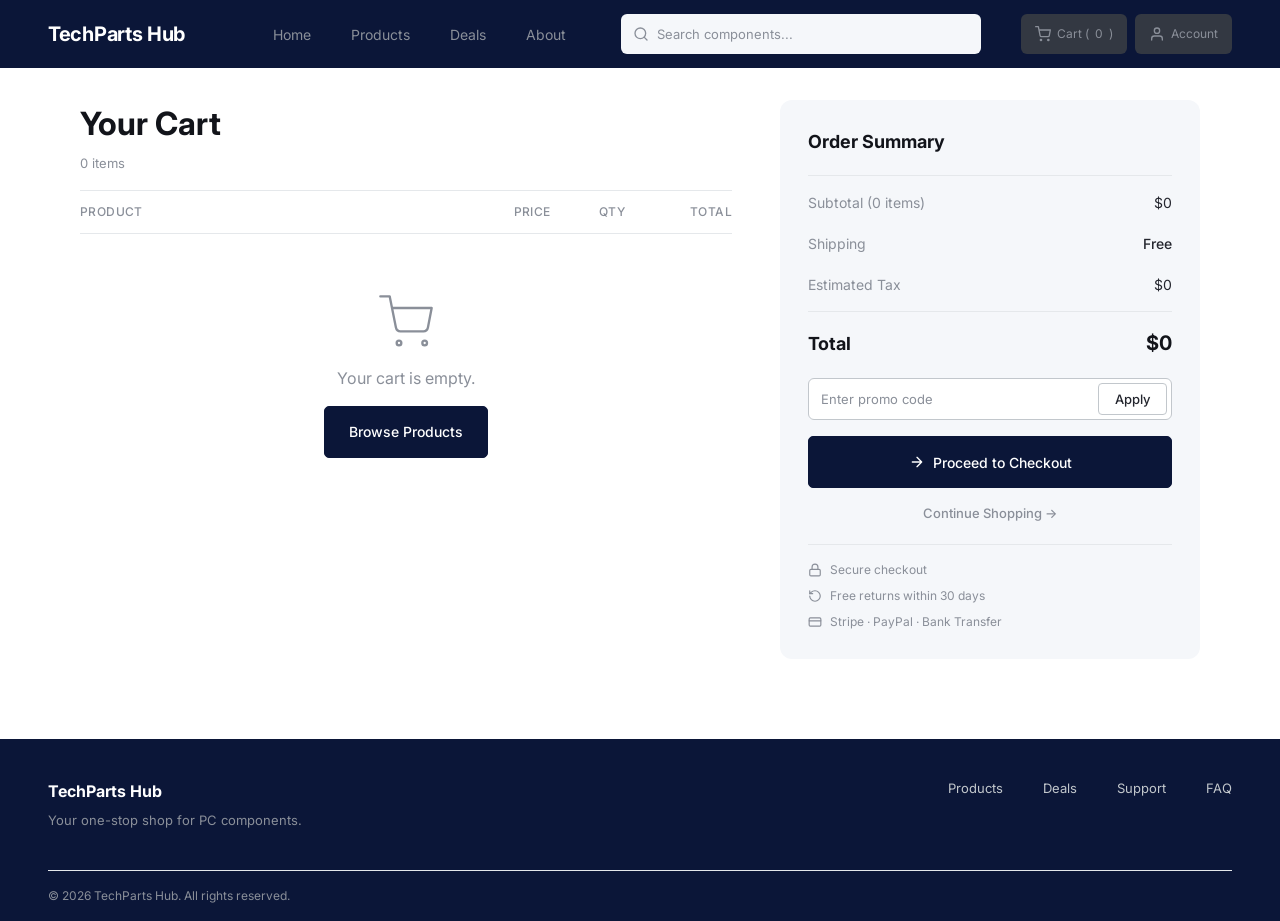
<file: cart.html>
<!DOCTYPE html>
<html lang="en">
<head>
  <meta charset="UTF-8" />
  <meta name="viewport" content="width=device-width, initial-scale=1.0" />
  <title>Your Cart — TechParts Hub</title>
  <link rel="preconnect" href="https://fonts.googleapis.com" />
  <link rel="preconnect" href="https://fonts.gstatic.com" crossorigin />
  <link href="https://fonts.googleapis.com/css2?family=Inter:wght@300;400;500;600;700&display=swap" rel="stylesheet" />
  <link rel="stylesheet" href="cart.css" />
</head>
<body>

  <!-- ===== NAVIGATION ===== -->
  <nav class="nav">
    <div class="nav__inner">
      <a href="index.html" class="nav__logo">TechParts Hub</a>

      <ul class="nav__links" id="nav-links">
        <li><a href="index.html" class="nav__link">Home</a></li>
        <li><a href="products.html" class="nav__link">Products</a></li>
        <li><a href="index.html#deals" class="nav__link">Deals</a></li>
        <li><a href="about.html" class="nav__link">About</a></li>
      </ul>

      <div class="nav__search">
        <svg class="nav__search-icon" width="16" height="16" viewBox="0 0 24 24" fill="none" stroke="currentColor" stroke-width="2" stroke-linecap="round" stroke-linejoin="round" aria-hidden="true">
          <circle cx="11" cy="11" r="8"/><path d="m21 21-4.35-4.35"/>
        </svg>
        <input type="search" class="nav__search-input" placeholder="Search components..." aria-label="Search components" />
      </div>

      <div class="nav__actions">
        <a href="cart.html" class="nav__btn nav__btn--cart" aria-label="Shopping cart">
          <svg width="16" height="16" viewBox="0 0 24 24" fill="none" stroke="currentColor" stroke-width="2" stroke-linecap="round" stroke-linejoin="round" aria-hidden="true">
            <circle cx="9" cy="21" r="1"/><circle cx="20" cy="21" r="1"/>
            <path d="M1 1h4l2.68 13.39a2 2 0 0 0 2 1.61h9.72a2 2 0 0 0 2-1.61L23 6H6"/>
          </svg>
          Cart (<span id="cart-count">0</span>)
        </a>
        <a href="#" class="nav__btn nav__btn--user" aria-label="Account">
          <svg width="16" height="16" viewBox="0 0 24 24" fill="none" stroke="currentColor" stroke-width="2" stroke-linecap="round" stroke-linejoin="round" aria-hidden="true">
            <path d="M20 21v-2a4 4 0 0 0-4-4H8a4 4 0 0 0-4 4v2"/>
            <circle cx="12" cy="7" r="4"/>
          </svg>
          Account
        </a>
      </div>

      <button class="nav__hamburger" id="nav-hamburger" aria-label="Toggle navigation" aria-expanded="false">
        <span></span><span></span><span></span>
      </button>
    </div>
  </nav>

  <main class="page-main">

    <div class="cart-layout">

      <!-- ===== CART ITEMS ===== -->
      <div class="cart-items-col">
        <h1 class="cart-title">Your Cart</h1>
        <p class="cart-subtitle" id="cart-item-count">0 items</p>

        <hr class="cart-divider" />

        <!-- Cart Table Header -->
        <div class="cart-table-header" aria-hidden="true">
          <span class="cart-col--product">Product</span>
          <span class="cart-col--price">Price</span>
          <span class="cart-col--qty">Qty</span>
          <span class="cart-col--total">Total</span>
        </div>

        <hr class="cart-divider" />

        <!-- Cart Items List (populated by js/main.js from Cart module) -->
        <ul class="cart-list" id="cart-list" aria-label="Cart items"></ul>

        <!-- Empty cart state -->
        <div class="cart-empty" id="cart-empty" style="display:none;" aria-live="polite">
          <svg width="56" height="56" viewBox="0 0 24 24" fill="none" stroke="currentColor" stroke-width="1" stroke-linecap="round" stroke-linejoin="round" aria-hidden="true">
            <circle cx="9" cy="21" r="1"/><circle cx="20" cy="21" r="1"/>
            <path d="M1 1h4l2.68 13.39a2 2 0 0 0 2 1.61h9.72a2 2 0 0 0 2-1.61L23 6H6"/>
          </svg>
          <p>Your cart is empty.</p>
          <a href="products.html" class="btn btn--primary">Browse Products</a>
        </div>

      </div><!-- /.cart-items-col -->

      <!-- ===== ORDER SUMMARY ===== -->
      <aside class="order-summary" aria-label="Order summary">
        <h2 class="order-summary__title">Order Summary</h2>
        <hr class="order-summary__divider" />

        <dl class="order-summary__rows">
          <div class="order-summary__row">
            <dt>Subtotal (<span id="summary-count">0</span> items)</dt>
            <dd id="summary-subtotal">$0</dd>
          </div>
          <div class="order-summary__row">
            <dt>Shipping</dt>
            <dd class="order-summary__free">Free</dd>
          </div>
          <div class="order-summary__row">
            <dt>Estimated Tax</dt>
            <dd id="summary-tax">$0</dd>
          </div>
        </dl>

        <hr class="order-summary__divider" />

        <div class="order-summary__total-row">
          <span class="order-summary__total-label">Total</span>
          <span class="order-summary__total-value" id="summary-total">$0</span>
        </div>

        <!-- Promo code -->
        <div class="promo">
          <label for="promo-code" class="sr-only">Promo code</label>
          <div class="promo__inner">
            <input type="text" id="promo-code" class="promo__input" placeholder="Enter promo code" />
            <button class="promo__btn btn btn--outline" id="apply-promo">Apply</button>
          </div>
        </div>

        <button class="btn btn--primary btn--checkout">
          <svg width="16" height="16" viewBox="0 0 24 24" fill="none" stroke="currentColor" stroke-width="2" stroke-linecap="round" stroke-linejoin="round" aria-hidden="true">
            <path d="M5 12h14M12 5l7 7-7 7"/>
          </svg>
          Proceed to Checkout
        </button>

        <a href="products.html" class="order-summary__continue">Continue Shopping &rarr;</a>

        <hr class="order-summary__divider" />

        <ul class="order-summary__trust">
          <li>
            <svg width="14" height="14" viewBox="0 0 24 24" fill="none" stroke="currentColor" stroke-width="2" stroke-linecap="round" stroke-linejoin="round" aria-hidden="true">
              <rect x="3" y="11" width="18" height="11" rx="2"/><path d="M7 11V7a5 5 0 0 1 10 0v4"/>
            </svg>
            Secure checkout
          </li>
          <li>
            <svg width="14" height="14" viewBox="0 0 24 24" fill="none" stroke="currentColor" stroke-width="2" stroke-linecap="round" stroke-linejoin="round" aria-hidden="true">
              <path d="M3 12a9 9 0 1 0 9-9 9.75 9.75 0 0 0-6.74 2.74L3 8"/><path d="M3 3v5h5"/>
            </svg>
            Free returns within 30 days
          </li>
          <li>
            <svg width="14" height="14" viewBox="0 0 24 24" fill="none" stroke="currentColor" stroke-width="2" stroke-linecap="round" stroke-linejoin="round" aria-hidden="true">
              <rect x="2" y="5" width="20" height="14" rx="2"/><path d="M2 10h20"/>
            </svg>
            Stripe &middot; PayPal &middot; Bank Transfer
          </li>
        </ul>
      </aside>

    </div><!-- /.cart-layout -->

  </main>

  <!-- ===== FOOTER ===== -->
  <footer class="footer">
    <div class="footer__inner">
      <div class="footer__brand">
        <p class="footer__logo">TechParts Hub</p>
        <p class="footer__tagline">Your one-stop shop for PC components.</p>
      </div>
      <nav class="footer__nav" aria-label="Footer navigation">
        <a href="products.html" class="footer__link">Products</a>
        <a href="index.html#deals" class="footer__link">Deals</a>
        <a href="#" class="footer__link">Support</a>
        <a href="#" class="footer__link">FAQ</a>
      </nav>
    </div>
    <hr class="footer__divider" />
    <p class="footer__copy">&copy; 2026 TechParts Hub. All rights reserved.</p>
  </footer>

  <script src="js/main.js"></script>
</body>
</html>
</file>
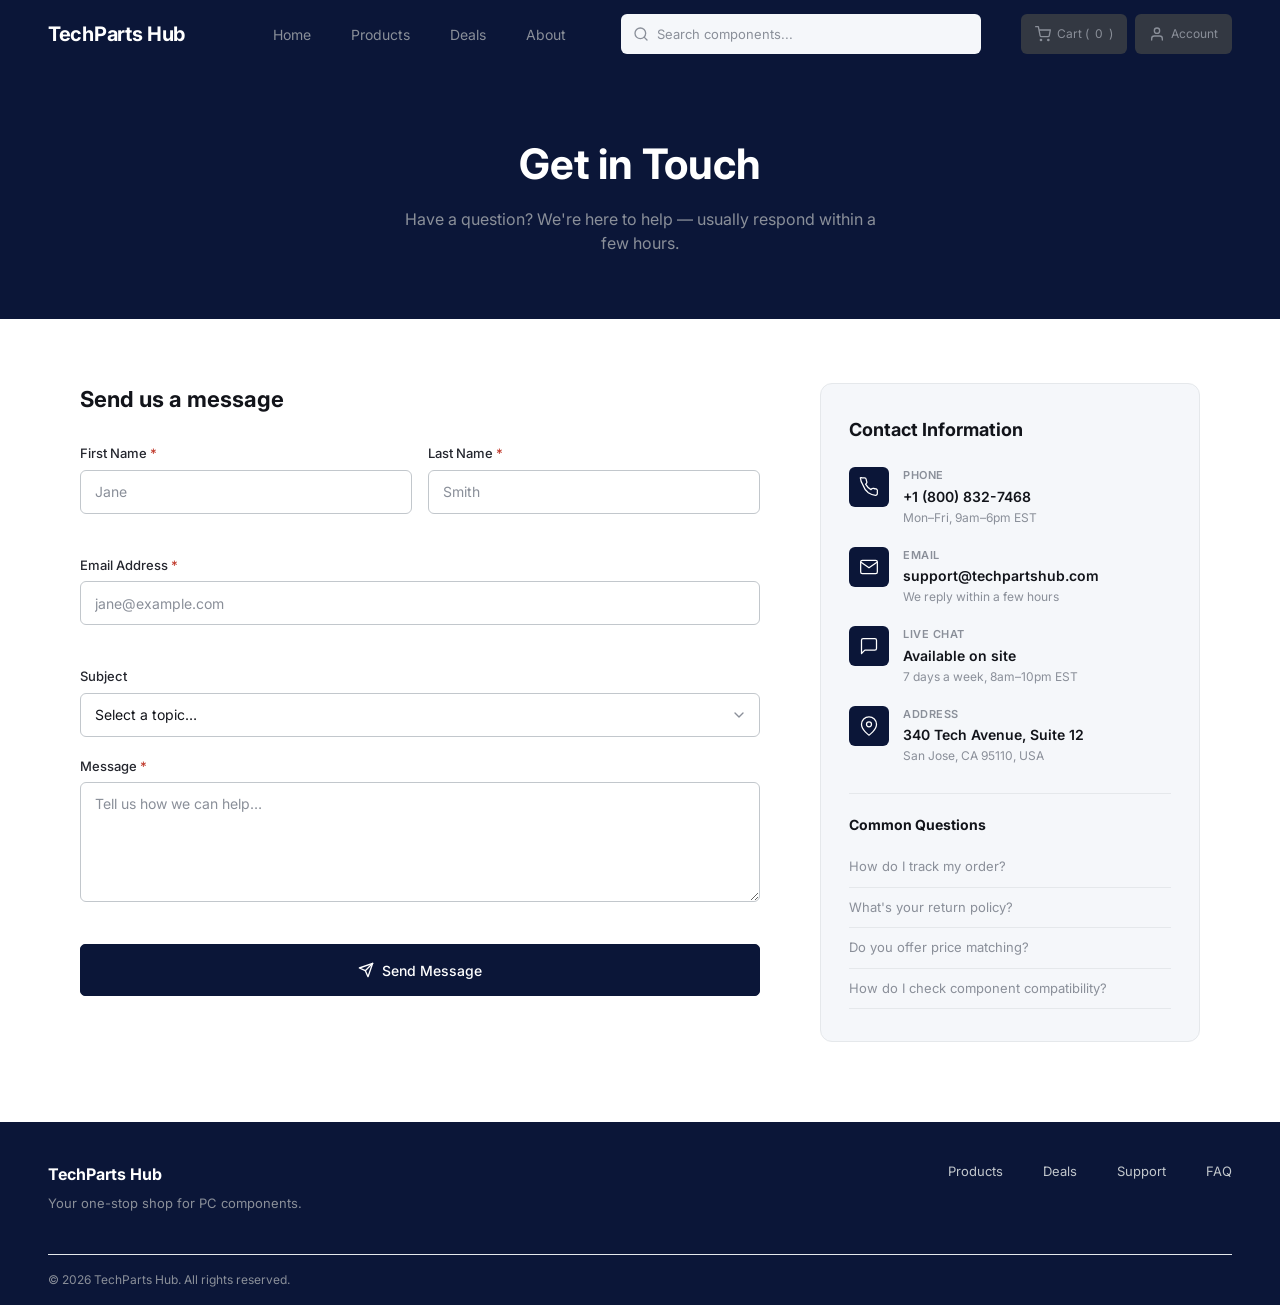
<file: contact.html>
<!DOCTYPE html>
<html lang="en">
<head>
  <meta charset="UTF-8" />
  <meta name="viewport" content="width=device-width, initial-scale=1.0" />
  <title>Contact — TechParts Hub</title>
  <link rel="preconnect" href="https://fonts.googleapis.com" />
  <link rel="preconnect" href="https://fonts.gstatic.com" crossorigin />
  <link href="https://fonts.googleapis.com/css2?family=Inter:wght@300;400;500;600;700&display=swap" rel="stylesheet" />
  <link rel="stylesheet" href="contact.css" />
</head>
<body>

  <!-- ===== NAVIGATION ===== -->
  <nav class="nav">
    <div class="nav__inner">
      <a href="index.html" class="nav__logo">TechParts Hub</a>
      <ul class="nav__links" id="nav-links">
        <li><a href="index.html" class="nav__link">Home</a></li>
        <li><a href="products.html" class="nav__link">Products</a></li>
        <li><a href="index.html#deals" class="nav__link">Deals</a></li>
        <li><a href="about.html" class="nav__link">About</a></li>
      </ul>
      <div class="nav__search">
        <svg class="nav__search-icon" width="16" height="16" viewBox="0 0 24 24" fill="none" stroke="currentColor" stroke-width="2" stroke-linecap="round" stroke-linejoin="round" aria-hidden="true">
          <circle cx="11" cy="11" r="8"/><path d="m21 21-4.35-4.35"/>
        </svg>
        <input type="search" class="nav__search-input" placeholder="Search components..." aria-label="Search components" />
      </div>
      <div class="nav__actions">
        <a href="cart.html" class="nav__btn nav__btn--cart" aria-label="Shopping cart">
          <svg width="16" height="16" viewBox="0 0 24 24" fill="none" stroke="currentColor" stroke-width="2" stroke-linecap="round" stroke-linejoin="round" aria-hidden="true">
            <circle cx="9" cy="21" r="1"/><circle cx="20" cy="21" r="1"/>
            <path d="M1 1h4l2.68 13.39a2 2 0 0 0 2 1.61h9.72a2 2 0 0 0 2-1.61L23 6H6"/>
          </svg>
          Cart (<span id="cart-count">0</span>)
        </a>
        <a href="#" class="nav__btn nav__btn--user" aria-label="Account">
          <svg width="16" height="16" viewBox="0 0 24 24" fill="none" stroke="currentColor" stroke-width="2" stroke-linecap="round" stroke-linejoin="round" aria-hidden="true">
            <path d="M20 21v-2a4 4 0 0 0-4-4H8a4 4 0 0 0-4 4v2"/>
            <circle cx="12" cy="7" r="4"/>
          </svg>
          Account
        </a>
      </div>
      <button class="nav__hamburger" id="nav-hamburger" aria-label="Toggle navigation" aria-expanded="false">
        <span></span><span></span><span></span>
      </button>
    </div>
  </nav>

  <main>

    <!-- Page Header -->
    <section class="contact-hero">
      <h1 class="contact-hero__title">Get in Touch</h1>
      <p class="contact-hero__subtitle">Have a question? We're here to help — usually respond within a few hours.</p>
    </section>

    <!-- Contact Layout -->
    <section class="contact-section">
      <div class="contact-layout">

        <!-- Contact Form -->
        <div class="contact-form-wrap">
          <h2 class="contact-form__title">Send us a message</h2>
          <form class="contact-form" id="contact-form" novalidate>

            <div class="form-row">
              <div class="form-group">
                <label for="first-name" class="form-label">First Name <span aria-hidden="true">*</span></label>
                <input type="text" id="first-name" name="first-name" class="form-input" placeholder="Jane" required autocomplete="given-name" />
                <p class="form-error" id="first-name-error" aria-live="polite"></p>
              </div>
              <div class="form-group">
                <label for="last-name" class="form-label">Last Name <span aria-hidden="true">*</span></label>
                <input type="text" id="last-name" name="last-name" class="form-input" placeholder="Smith" required autocomplete="family-name" />
                <p class="form-error" id="last-name-error" aria-live="polite"></p>
              </div>
            </div>

            <div class="form-group">
              <label for="email" class="form-label">Email Address <span aria-hidden="true">*</span></label>
              <input type="email" id="email" name="email" class="form-input" placeholder="jane@example.com" required autocomplete="email" />
              <p class="form-error" id="email-error" aria-live="polite"></p>
            </div>

            <div class="form-group">
              <label for="subject" class="form-label">Subject</label>
              <select id="subject" name="subject" class="form-input form-select">
                <option value="">Select a topic…</option>
                <option value="order">Order &amp; Delivery</option>
                <option value="returns">Returns &amp; Refunds</option>
                <option value="compatibility">Compatibility Advice</option>
                <option value="warranty">Warranty &amp; Support</option>
                <option value="other">Other</option>
              </select>
            </div>

            <div class="form-group">
              <label for="message" class="form-label">Message <span aria-hidden="true">*</span></label>
              <textarea id="message" name="message" class="form-input form-textarea" placeholder="Tell us how we can help…" rows="5" required></textarea>
              <p class="form-error" id="message-error" aria-live="polite"></p>
            </div>

            <button type="submit" class="btn btn--primary btn--submit">
              <svg width="16" height="16" viewBox="0 0 24 24" fill="none" stroke="currentColor" stroke-width="2" stroke-linecap="round" stroke-linejoin="round" aria-hidden="true">
                <line x1="22" y1="2" x2="11" y2="13"/><polygon points="22 2 15 22 11 13 2 9 22 2"/>
              </svg>
              Send Message
            </button>

            <p class="form-success" id="form-success" style="display:none;" role="alert">
              Thank you! We'll be in touch within a few hours.
            </p>

          </form>
        </div>

        <!-- Contact Info -->
        <aside class="contact-info">
          <h2 class="contact-info__title">Contact Information</h2>

          <ul class="contact-details">
            <li class="contact-detail">
              <div class="contact-detail__icon" aria-hidden="true">
                <svg width="20" height="20" viewBox="0 0 24 24" fill="none" stroke="currentColor" stroke-width="1.5" stroke-linecap="round" stroke-linejoin="round">
                  <path d="M22 16.92v3a2 2 0 0 1-2.18 2 19.79 19.79 0 0 1-8.63-3.07A19.5 19.5 0 0 1 4.69 9.6 19.79 19.79 0 0 1 1.62 1A2 2 0 0 1 3.6 1h3a2 2 0 0 1 2 1.72 12.84 12.84 0 0 0 .7 2.81 2 2 0 0 1-.45 2.11L7.91 8.55a16 16 0 0 0 6.54 6.54l.95-.95a2 2 0 0 1 2.11-.45 12.84 12.84 0 0 0 2.81.7A2 2 0 0 1 22 16.92z"/>
                </svg>
              </div>
              <div>
                <p class="contact-detail__label">Phone</p>
                <p class="contact-detail__value">+1 (800) 832-7468</p>
                <p class="contact-detail__note">Mon–Fri, 9am–6pm EST</p>
              </div>
            </li>

            <li class="contact-detail">
              <div class="contact-detail__icon" aria-hidden="true">
                <svg width="20" height="20" viewBox="0 0 24 24" fill="none" stroke="currentColor" stroke-width="1.5" stroke-linecap="round" stroke-linejoin="round">
                  <path d="M4 4h16c1.1 0 2 .9 2 2v12c0 1.1-.9 2-2 2H4c-1.1 0-2-.9-2-2V6c0-1.1.9-2 2-2z"/><polyline points="22,6 12,13 2,6"/>
                </svg>
              </div>
              <div>
                <p class="contact-detail__label">Email</p>
                <p class="contact-detail__value">support@techpartshub.com</p>
                <p class="contact-detail__note">We reply within a few hours</p>
              </div>
            </li>

            <li class="contact-detail">
              <div class="contact-detail__icon" aria-hidden="true">
                <svg width="20" height="20" viewBox="0 0 24 24" fill="none" stroke="currentColor" stroke-width="1.5" stroke-linecap="round" stroke-linejoin="round">
                  <path d="M21 15a2 2 0 0 1-2 2H7l-4 4V5a2 2 0 0 1 2-2h14a2 2 0 0 1 2 2z"/>
                </svg>
              </div>
              <div>
                <p class="contact-detail__label">Live Chat</p>
                <p class="contact-detail__value">Available on site</p>
                <p class="contact-detail__note">7 days a week, 8am–10pm EST</p>
              </div>
            </li>

            <li class="contact-detail">
              <div class="contact-detail__icon" aria-hidden="true">
                <svg width="20" height="20" viewBox="0 0 24 24" fill="none" stroke="currentColor" stroke-width="1.5" stroke-linecap="round" stroke-linejoin="round">
                  <path d="M21 10c0 7-9 13-9 13s-9-6-9-13a9 9 0 0 1 18 0z"/><circle cx="12" cy="10" r="3"/>
                </svg>
              </div>
              <div>
                <p class="contact-detail__label">Address</p>
                <p class="contact-detail__value">340 Tech Avenue, Suite 12</p>
                <p class="contact-detail__note">San Jose, CA 95110, USA</p>
              </div>
            </li>
          </ul>

          <div class="contact-info__faq">
            <h3 class="contact-info__faq-title">Common Questions</h3>
            <ul class="faq-list">
              <li class="faq-item">
                <a href="#" class="faq-link">How do I track my order?</a>
              </li>
              <li class="faq-item">
                <a href="#" class="faq-link">What's your return policy?</a>
              </li>
              <li class="faq-item">
                <a href="#" class="faq-link">Do you offer price matching?</a>
              </li>
              <li class="faq-item">
                <a href="#" class="faq-link">How do I check component compatibility?</a>
              </li>
            </ul>
          </div>

        </aside>

      </div>
    </section>

  </main>

  <!-- ===== FOOTER ===== -->
  <footer class="footer">
    <div class="footer__inner">
      <div class="footer__brand">
        <p class="footer__logo">TechParts Hub</p>
        <p class="footer__tagline">Your one-stop shop for PC components.</p>
      </div>
      <nav class="footer__nav" aria-label="Footer navigation">
        <a href="products.html" class="footer__link">Products</a>
        <a href="index.html#deals" class="footer__link">Deals</a>
        <a href="#" class="footer__link">Support</a>
        <a href="#" class="footer__link">FAQ</a>
      </nav>
    </div>
    <hr class="footer__divider" />
    <p class="footer__copy">&copy; 2026 TechParts Hub. All rights reserved.</p>
  </footer>

  <script src="js/main.js"></script>
</body>
</html>
</file>
<file: cart.css>
/* ============================================================
   TechParts Hub — cart.css
   ============================================================ */

:root {
  --color-primary:      #0B1638;
  --color-secondary:    #F5F7FA;
  --color-white:        #FFFFFF;
  --color-text-dark:    #12141A;
  --color-text-medium:  #24262E;
  --color-text-muted:   #8A8F99;
  --color-border:       #E5E8EB;
  --color-border-med:   #C2C7CC;
  --color-nav-btn:      #333842;

  --font-family: 'Inter', sans-serif;
  --transition: all 0.3s ease;
  --radius-sm: 4px;
  --radius-md: 6px;
  --radius-lg: 8px;
  --radius-xl: 10px;
  --radius-2xl: 12px;
}

*, *::before, *::after { box-sizing: border-box; margin: 0; padding: 0; }
html { scroll-behavior: smooth; }
body {
  font-family: var(--font-family);
  font-size: 14px;
  color: var(--color-text-medium);
  background: var(--color-white);
  line-height: 1.5;
  -webkit-font-smoothing: antialiased;
  min-height: 100vh;
  display: flex;
  flex-direction: column;
}
a { text-decoration: none; color: inherit; }
ul, ol { list-style: none; }
img, svg { display: block; }
button { cursor: pointer; font-family: inherit; border: none; background: none; }
input { font-family: inherit; }

/* Screen-reader only */
.sr-only {
  position: absolute;
  width: 1px;
  height: 1px;
  padding: 0;
  margin: -1px;
  overflow: hidden;
  clip: rect(0,0,0,0);
  white-space: nowrap;
  border: 0;
}

/* === BUTTONS === */
.btn {
  display: inline-flex;
  align-items: center;
  justify-content: center;
  gap: 8px;
  padding: 0 24px;
  height: 52px;
  font-size: 14px;
  font-weight: 500;
  border-radius: 5px;
  border: 1px solid transparent;
  transition: var(--transition);
  white-space: nowrap;
  cursor: pointer;
}
.btn--primary {
  background: var(--color-primary);
  color: var(--color-white);
  border-color: var(--color-primary);
}
.btn--primary:hover {
  background: #162147;
  border-color: #162147;
  transform: translateY(-1px);
  box-shadow: 0 4px 12px rgba(11,22,56,0.3);
}
.btn--outline {
  background: var(--color-white);
  color: var(--color-text-medium);
  border-color: var(--color-border-med);
}
.btn--outline:hover {
  background: var(--color-secondary);
  border-color: var(--color-primary);
  color: var(--color-primary);
}
.btn--checkout { width: 100%; margin-bottom: 16px; }

/* ============================================================
   NAVIGATION
   ============================================================ */
.nav {
  position: sticky;
  top: 0;
  z-index: 100;
  background: var(--color-primary);
  height: 68px;
}
.nav__inner {
  display: flex;
  align-items: center;
  height: 100%;
  padding: 0 48px;
  gap: 40px;
}
.nav__logo {
  font-size: 20px;
  font-weight: 700;
  color: var(--color-white);
  flex-shrink: 0;
  letter-spacing: -0.3px;
}
.nav__logo:hover { color: var(--color-border); }
.nav__links {
  display: flex;
  align-items: center;
  gap: 40px;
  margin-left: 48px;
}
.nav__link {
  font-size: 14px;
  color: var(--color-text-muted);
  transition: color 0.2s;
  position: relative;
}
.nav__link:hover, .nav__link--active { color: var(--color-white); }
.nav__link--active::after {
  content: '';
  position: absolute;
  bottom: -4px;
  left: 0;
  width: 100%;
  height: 2px;
  background: var(--color-white);
  border-radius: 1px;
}
.nav__search {
  position: relative;
  flex: 1;
  max-width: 360px;
  margin-left: auto;
}
.nav__search-icon {
  position: absolute;
  left: 12px;
  top: 50%;
  transform: translateY(-50%);
  color: var(--color-text-muted);
  pointer-events: none;
}
.nav__search-input {
  width: 100%;
  height: 40px;
  background: var(--color-secondary);
  border: none;
  border-radius: var(--radius-md);
  padding: 0 12px 0 36px;
  font-size: 13px;
  color: var(--color-text-dark);
  outline: none;
  transition: var(--transition);
}
.nav__search-input::placeholder { color: var(--color-text-muted); }
.nav__search-input:focus { box-shadow: 0 0 0 2px rgba(255,255,255,0.25); }
.nav__actions { display: flex; align-items: center; gap: 8px; flex-shrink: 0; }
.nav__btn {
  display: inline-flex;
  align-items: center;
  gap: 6px;
  height: 40px;
  padding: 0 14px;
  background: var(--color-nav-btn);
  color: var(--color-text-muted);
  font-size: 12px;
  border-radius: var(--radius-md);
  transition: var(--transition);
}
.nav__btn:hover { background: #454b56; color: var(--color-white); }
.nav__hamburger {
  display: none;
  flex-direction: column;
  justify-content: center;
  gap: 5px;
  width: 36px;
  height: 36px;
  padding: 6px;
  margin-left: auto;
}
.nav__hamburger span {
  display: block;
  width: 100%;
  height: 2px;
  background: var(--color-white);
  border-radius: 2px;
  transition: var(--transition);
}
.nav__hamburger.is-open span:nth-child(1) { transform: translateY(7px) rotate(45deg); }
.nav__hamburger.is-open span:nth-child(2) { opacity: 0; }
.nav__hamburger.is-open span:nth-child(3) { transform: translateY(-7px) rotate(-45deg); }

/* ============================================================
   PAGE MAIN
   ============================================================ */
.page-main { padding: 32px 80px 80px; flex: 1; }

/* ============================================================
   CART LAYOUT
   ============================================================ */
.cart-layout {
  display: grid;
  grid-template-columns: 1fr 420px;
  gap: 48px;
  align-items: start;
}

/* ============================================================
   CART ITEMS COLUMN
   ============================================================ */
.cart-title {
  font-size: 32px;
  font-weight: 700;
  color: var(--color-text-dark);
  margin-bottom: 6px;
}
.cart-subtitle {
  font-size: 13px;
  color: var(--color-text-muted);
  margin-bottom: 16px;
}
.cart-divider {
  border: none;
  border-top: 1px solid var(--color-border);
  margin: 0;
}

/* Cart Table Header */
.cart-table-header {
  display: grid;
  grid-template-columns: 1fr 80px 80px 80px;
  padding: 12px 0;
  font-size: 12px;
  font-weight: 500;
  color: var(--color-text-muted);
  text-transform: uppercase;
  letter-spacing: 0.4px;
}
.cart-col--product { /* natural width */ }
.cart-col--price { text-align: center; }
.cart-col--qty   { text-align: center; }
.cart-col--total { text-align: right; }

/* Cart List */
.cart-list { display: flex; flex-direction: column; }

/* Cart Item */
.cart-item {
  display: grid;
  grid-template-columns: 90px 1fr 80px 80px 80px;
  align-items: center;
  gap: 16px;
  padding: 20px 0;
}

.cart-item__img {
  width: 90px;
  height: 90px;
  background: var(--color-border);
  border-radius: var(--radius-lg);
  display: flex;
  align-items: center;
  justify-content: center;
  color: var(--color-text-muted);
  flex-shrink: 0;
  overflow: hidden;
}
.cart-item__img img {
  width: 100%;
  height: 100%;
  object-fit: cover;
  display: block;
}

.cart-item__info { min-width: 0; }
.cart-item__name {
  font-size: 15px;
  font-weight: 700;
  color: var(--color-text-dark);
  margin-bottom: 4px;
  white-space: nowrap;
  overflow: hidden;
  text-overflow: ellipsis;
}
.cart-item__meta {
  font-size: 12px;
  color: var(--color-text-muted);
  margin-bottom: 8px;
}
.cart-item__remove {
  font-size: 12px;
  color: var(--color-text-muted);
  text-decoration: underline;
  transition: color 0.2s;
  background: none;
  border: none;
  padding: 0;
  cursor: pointer;
}
.cart-item__remove:hover { color: #c0392b; }

.cart-item__price {
  font-size: 14px;
  color: var(--color-text-medium);
  text-align: center;
}

.cart-item__total {
  font-size: 14px;
  font-weight: 700;
  color: var(--color-text-medium);
  text-align: right;
}

/* Qty Control (compact) */
.qty-control {
  display: inline-flex;
  align-items: center;
  border: 1px solid var(--color-border-med);
  border-radius: var(--radius-md);
  overflow: hidden;
  height: 36px;
  width: 80px;
}
.qty-control__btn {
  width: 26px;
  height: 100%;
  display: flex;
  align-items: center;
  justify-content: center;
  color: var(--color-text-medium);
  flex-shrink: 0;
  transition: var(--transition);
}
.qty-control__btn:hover {
  background: var(--color-secondary);
  color: var(--color-primary);
}
.qty-control__input {
  flex: 1;
  height: 100%;
  border: none;
  border-left: 1px solid var(--color-border-med);
  border-right: 1px solid var(--color-border-med);
  text-align: center;
  font-size: 14px;
  font-weight: 500;
  color: var(--color-text-medium);
  outline: none;
  -moz-appearance: textfield;
  appearance: textfield;
  background: var(--color-white);
  min-width: 0;
}
.qty-control__input::-webkit-inner-spin-button,
.qty-control__input::-webkit-outer-spin-button { -webkit-appearance: none; }

/* Empty state */
.cart-empty {
  display: flex;
  flex-direction: column;
  align-items: center;
  gap: 16px;
  padding: 60px 0;
  color: var(--color-text-muted);
  text-align: center;
}
.cart-empty p { font-size: 16px; }

/* ============================================================
   ORDER SUMMARY
   ============================================================ */
.order-summary {
  background: var(--color-secondary);
  border-radius: var(--radius-2xl);
  padding: 28px;
  position: sticky;
  top: 84px;
}

.order-summary__title {
  font-size: 18px;
  font-weight: 700;
  color: var(--color-text-dark);
  margin-bottom: 20px;
}

.order-summary__divider {
  border: none;
  border-top: 1px solid var(--color-border);
  margin: 16px 0;
}

.order-summary__rows { display: flex; flex-direction: column; gap: 20px; }

.order-summary__row {
  display: flex;
  justify-content: space-between;
  align-items: center;
}
.order-summary__row dt {
  font-size: 14px;
  color: var(--color-text-muted);
}
.order-summary__row dd {
  font-size: 14px;
  color: var(--color-text-medium);
}
.order-summary__free {
  color: #2a7a3b;
  font-weight: 500;
}

.order-summary__total-row {
  display: flex;
  justify-content: space-between;
  align-items: center;
  margin-bottom: 20px;
}
.order-summary__total-label {
  font-size: 18px;
  font-weight: 700;
  color: var(--color-text-dark);
}
.order-summary__total-value {
  font-size: 20px;
  font-weight: 700;
  color: var(--color-text-dark);
}

/* Promo code */
.promo { margin-bottom: 16px; }
.promo__inner {
  display: flex;
  gap: 8px;
  border: 1px solid var(--color-border-med);
  border-radius: var(--radius-md);
  background: var(--color-white);
  padding: 4px;
}
.promo__input {
  flex: 1;
  border: none;
  outline: none;
  padding: 0 8px;
  font-size: 13px;
  color: var(--color-text-dark);
  background: transparent;
  min-width: 0;
}
.promo__input::placeholder { color: var(--color-text-muted); }
.promo__btn {
  height: 32px;
  padding: 0 16px;
  font-size: 13px;
  border-radius: var(--radius-sm);
  flex-shrink: 0;
}

/* Continue shopping */
.order-summary__continue {
  display: block;
  text-align: center;
  font-size: 13px;
  font-weight: 500;
  color: var(--color-text-muted);
  margin-bottom: 20px;
  transition: color 0.2s;
}
.order-summary__continue:hover { color: var(--color-primary); }

/* Trust badges */
.order-summary__trust {
  display: flex;
  flex-direction: column;
  gap: 8px;
}
.order-summary__trust li {
  display: flex;
  align-items: center;
  gap: 8px;
  font-size: 12px;
  color: var(--color-text-muted);
}
.order-summary__trust svg { flex-shrink: 0; }

/* ============================================================
   FOOTER
   ============================================================ */
.footer { background: var(--color-primary); padding: 40px 48px 0; }
.footer__inner {
  display: flex;
  align-items: flex-start;
  justify-content: space-between;
  padding-bottom: 40px;
}
.footer__logo { font-size: 16px; font-weight: 700; color: var(--color-white); margin-bottom: 8px; }
.footer__tagline { font-size: 13px; color: var(--color-text-muted); }
.footer__nav { display: flex; gap: 40px; }
.footer__link { font-size: 13px; color: var(--color-border-med); transition: color 0.2s; }
.footer__link:hover { color: var(--color-white); }
.footer__divider { border: none; border-top: 1px solid var(--color-border); }
.footer__copy { font-size: 12px; color: var(--color-text-muted); padding: 16px 0; }

/* ============================================================
   RESPONSIVE
   ============================================================ */
@media (max-width: 1200px) {
  .page-main { padding: 32px 40px 60px; }
  .cart-layout { grid-template-columns: 1fr 380px; gap: 32px; }
  .nav__inner { padding: 0 32px; gap: 24px; }
  .nav__links { margin-left: 24px; gap: 24px; }
  .footer { padding: 40px 40px 0; }
}

@media (max-width: 992px) {
  .page-main { padding: 24px 32px 48px; }
  .cart-layout { grid-template-columns: 1fr; }
  .order-summary { position: static; }
  .cart-item { grid-template-columns: 70px 1fr 70px 70px 70px; gap: 12px; }
  .cart-item__img { width: 70px; height: 70px; }
  .nav__links { display: none; }
  .nav__hamburger { display: flex; }
  .nav__links.is-open {
    display: flex;
    flex-direction: column;
    position: absolute;
    top: 68px;
    left: 0; right: 0;
    background: var(--color-primary);
    padding: 16px 24px 24px;
    gap: 0;
    z-index: 99;
  }
  .nav__links.is-open .nav__link {
    padding: 12px 0;
    border-bottom: 1px solid rgba(255,255,255,0.08);
    font-size: 16px;
  }
  .footer { padding: 32px 32px 0; }
  .footer__inner { flex-direction: column; gap: 24px; }
  .footer__nav { flex-wrap: wrap; gap: 16px; }
}

@media (max-width: 768px) {
  .nav__actions .nav__btn--user { display: none; }
  .cart-table-header { display: none; }
  .cart-item {
    grid-template-columns: 64px 1fr;
    grid-template-rows: auto auto auto;
    gap: 8px;
  }
  .cart-item__img { grid-row: 1 / 3; width: 64px; height: 64px; }
  .cart-item__info { grid-column: 2; }
  .cart-col--price,
  .cart-col--qty,
  .cart-col--total { grid-column: 2; text-align: left; display: flex; align-items: center; gap: 8px; }
  .cart-col--price::before { content: 'Price: '; font-size: 11px; color: var(--color-text-muted); }
  .cart-col--total::before { content: 'Total: '; font-size: 11px; color: var(--color-text-muted); }
  .page-main { padding: 20px 24px 40px; }
  .footer { padding: 24px 24px 0; }
}

@media (max-width: 480px) {
  .nav__inner { padding: 0 20px; }
  .nav__logo { font-size: 16px; }
  .nav__search { display: none; }
  .page-main { padding: 16px 16px 32px; }
  .cart-title { font-size: 26px; }
  .footer { padding: 20px 16px 0; }
  .footer__nav { flex-direction: column; gap: 12px; }
}
</file>
<file: contact.css>
/* ============================================================
   TechParts Hub — contact.css
   ============================================================ */

:root {
  --color-primary:      #0B1638;
  --color-secondary:    #F5F7FA;
  --color-white:        #FFFFFF;
  --color-text-dark:    #12141A;
  --color-text-medium:  #24262E;
  --color-text-muted:   #8A8F99;
  --color-border:       #E5E8EB;
  --color-border-med:   #C2C7CC;
  --color-nav-btn:      #333842;
  --color-error:        #c0392b;
  --color-success:      #2a7a3b;

  --font-family: 'Inter', sans-serif;
  --transition: all 0.3s ease;
  --radius-sm: 4px;
  --radius-md: 6px;
  --radius-lg: 8px;
  --radius-xl: 10px;
  --radius-2xl: 12px;
}

*, *::before, *::after { box-sizing: border-box; margin: 0; padding: 0; }
html { scroll-behavior: smooth; }
body {
  font-family: var(--font-family);
  font-size: 14px;
  color: var(--color-text-medium);
  background: var(--color-white);
  line-height: 1.5;
  -webkit-font-smoothing: antialiased;
}
a { text-decoration: none; color: inherit; }
ul, ol { list-style: none; }
img, svg { display: block; }
button { cursor: pointer; font-family: inherit; border: none; background: none; }
input, select, textarea { font-family: inherit; }

.btn {
  display: inline-flex;
  align-items: center;
  justify-content: center;
  gap: 8px;
  padding: 0 28px;
  height: 52px;
  font-size: 14px;
  font-weight: 500;
  border-radius: 5px;
  border: 1px solid transparent;
  transition: var(--transition);
  white-space: nowrap;
  cursor: pointer;
}
.btn--primary {
  background: var(--color-primary);
  color: var(--color-white);
  border-color: var(--color-primary);
}
.btn--primary:hover {
  background: #162147;
  border-color: #162147;
  transform: translateY(-1px);
  box-shadow: 0 4px 12px rgba(11,22,56,0.3);
}
.btn--submit { width: 100%; }

/* ============================================================
   NAVIGATION
   ============================================================ */
.nav {
  position: sticky;
  top: 0;
  z-index: 100;
  background: var(--color-primary);
  height: 68px;
}
.nav__inner { display: flex; align-items: center; height: 100%; padding: 0 48px; gap: 40px; }
.nav__logo { font-size: 20px; font-weight: 700; color: var(--color-white); flex-shrink: 0; letter-spacing: -0.3px; }
.nav__logo:hover { color: var(--color-border); }
.nav__links { display: flex; align-items: center; gap: 40px; margin-left: 48px; }
.nav__link { font-size: 14px; color: var(--color-text-muted); transition: color 0.2s; position: relative; }
.nav__link:hover, .nav__link--active { color: var(--color-white); }
.nav__link--active::after {
  content: ''; position: absolute; bottom: -4px; left: 0;
  width: 100%; height: 2px; background: var(--color-white); border-radius: 1px;
}
.nav__search { position: relative; flex: 1; max-width: 360px; margin-left: auto; }
.nav__search-icon { position: absolute; left: 12px; top: 50%; transform: translateY(-50%); color: var(--color-text-muted); pointer-events: none; }
.nav__search-input {
  width: 100%; height: 40px; background: var(--color-secondary); border: none;
  border-radius: var(--radius-md); padding: 0 12px 0 36px; font-size: 13px;
  color: var(--color-text-dark); outline: none; transition: var(--transition);
}
.nav__search-input::placeholder { color: var(--color-text-muted); }
.nav__search-input:focus { box-shadow: 0 0 0 2px rgba(255,255,255,0.25); }
.nav__actions { display: flex; align-items: center; gap: 8px; flex-shrink: 0; }
.nav__btn {
  display: inline-flex; align-items: center; gap: 6px; height: 40px;
  padding: 0 14px; background: var(--color-nav-btn); color: var(--color-text-muted);
  font-size: 12px; border-radius: var(--radius-md); transition: var(--transition);
}
.nav__btn:hover { background: #454b56; color: var(--color-white); }
.nav__hamburger {
  display: none; flex-direction: column; justify-content: center;
  gap: 5px; width: 36px; height: 36px; padding: 6px; margin-left: auto;
}
.nav__hamburger span { display: block; width: 100%; height: 2px; background: var(--color-white); border-radius: 2px; transition: var(--transition); }
.nav__hamburger.is-open span:nth-child(1) { transform: translateY(7px) rotate(45deg); }
.nav__hamburger.is-open span:nth-child(2) { opacity: 0; }
.nav__hamburger.is-open span:nth-child(3) { transform: translateY(-7px) rotate(-45deg); }

/* ============================================================
   CONTACT HERO
   ============================================================ */
.contact-hero {
  background: var(--color-primary);
  padding: 64px 80px;
  text-align: center;
}
.contact-hero__title {
  font-size: 42px;
  font-weight: 700;
  color: var(--color-white);
  margin-bottom: 12px;
}
.contact-hero__subtitle {
  font-size: 16px;
  color: var(--color-text-muted);
  max-width: 480px;
  margin: 0 auto;
}

/* ============================================================
   CONTACT SECTION
   ============================================================ */
.contact-section { padding: 64px 80px 80px; }

.contact-layout {
  display: grid;
  grid-template-columns: 1fr 380px;
  gap: 60px;
  align-items: start;
}

/* ============================================================
   CONTACT FORM
   ============================================================ */
.contact-form__title {
  font-size: 22px;
  font-weight: 700;
  color: var(--color-text-dark);
  margin-bottom: 28px;
}

.contact-form { display: flex; flex-direction: column; gap: 20px; }

.form-row {
  display: grid;
  grid-template-columns: 1fr 1fr;
  gap: 16px;
}

.form-group { display: flex; flex-direction: column; gap: 6px; }

.form-label {
  font-size: 13px;
  font-weight: 500;
  color: var(--color-text-medium);
}
.form-label span { color: var(--color-error); }

.form-input {
  width: 100%;
  height: 44px;
  padding: 0 14px;
  border: 1.5px solid var(--color-border-med);
  border-radius: var(--radius-md);
  font-size: 14px;
  color: var(--color-text-dark);
  background: var(--color-white);
  outline: none;
  transition: var(--transition);
}
.form-input::placeholder { color: var(--color-text-muted); }
.form-input:focus {
  border-color: var(--color-primary);
  box-shadow: 0 0 0 3px rgba(11,22,56,0.08);
}
.form-input.is-error { border-color: var(--color-error); }

.form-select {
  appearance: none;
  -webkit-appearance: none;
  background-image: url("data:image/svg+xml,%3Csvg xmlns='http://www.w3.org/2000/svg' width='16' height='16' viewBox='0 0 24 24' fill='none' stroke='%238A8F99' stroke-width='2' stroke-linecap='round' stroke-linejoin='round'%3E%3Cpolyline points='6 9 12 15 18 9'/%3E%3C/svg%3E");
  background-repeat: no-repeat;
  background-position: right 12px center;
  padding-right: 36px;
  cursor: pointer;
}

.form-textarea {
  height: auto;
  padding: 12px 14px;
  resize: vertical;
  min-height: 120px;
}

.form-error {
  font-size: 12px;
  color: var(--color-error);
  min-height: 16px;
}

.form-success {
  padding: 14px 16px;
  background: #e8f5ec;
  border: 1px solid #b7dfc2;
  border-radius: var(--radius-md);
  color: var(--color-success);
  font-size: 14px;
  font-weight: 500;
  text-align: center;
}

/* ============================================================
   CONTACT INFO SIDEBAR
   ============================================================ */
.contact-info {
  background: var(--color-secondary);
  border-radius: var(--radius-2xl);
  padding: 32px 28px;
  border: 1px solid var(--color-border);
}

.contact-info__title {
  font-size: 18px;
  font-weight: 700;
  color: var(--color-text-dark);
  margin-bottom: 24px;
}

.contact-details { display: flex; flex-direction: column; gap: 20px; margin-bottom: 28px; }

.contact-detail {
  display: flex;
  gap: 14px;
  align-items: flex-start;
}

.contact-detail__icon {
  width: 40px;
  height: 40px;
  background: var(--color-primary);
  border-radius: var(--radius-md);
  display: flex;
  align-items: center;
  justify-content: center;
  color: var(--color-white);
  flex-shrink: 0;
}

.contact-detail__label {
  font-size: 11px;
  font-weight: 600;
  color: var(--color-text-muted);
  text-transform: uppercase;
  letter-spacing: 0.5px;
  margin-bottom: 2px;
}
.contact-detail__value {
  font-size: 14px;
  font-weight: 600;
  color: var(--color-text-dark);
  margin-bottom: 2px;
}
.contact-detail__note {
  font-size: 12px;
  color: var(--color-text-muted);
}

/* FAQ links */
.contact-info__faq-title {
  font-size: 14px;
  font-weight: 700;
  color: var(--color-text-dark);
  margin-bottom: 12px;
  padding-top: 20px;
  border-top: 1px solid var(--color-border);
}

.faq-list { display: flex; flex-direction: column; }
.faq-item { border-bottom: 1px solid var(--color-border); }
.faq-link {
  display: block;
  padding: 10px 0;
  font-size: 13px;
  color: var(--color-text-muted);
  transition: color 0.2s;
}
.faq-link:hover { color: var(--color-primary); }

/* ============================================================
   FOOTER
   ============================================================ */
.footer { background: var(--color-primary); padding: 40px 48px 0; }
.footer__inner { display: flex; align-items: flex-start; justify-content: space-between; padding-bottom: 40px; }
.footer__logo { font-size: 16px; font-weight: 700; color: var(--color-white); margin-bottom: 8px; }
.footer__tagline { font-size: 13px; color: var(--color-text-muted); }
.footer__nav { display: flex; gap: 40px; }
.footer__link { font-size: 13px; color: var(--color-border-med); transition: color 0.2s; }
.footer__link:hover { color: var(--color-white); }
.footer__divider { border: none; border-top: 1px solid var(--color-border); }
.footer__copy { font-size: 12px; color: var(--color-text-muted); padding: 16px 0; }

/* ============================================================
   RESPONSIVE
   ============================================================ */
@media (max-width: 1200px) {
  .contact-section { padding: 48px 40px 60px; }
  .contact-hero { padding: 56px 40px; }
  .contact-layout { gap: 40px; }
  .nav__inner { padding: 0 32px; gap: 24px; }
  .nav__links { margin-left: 24px; gap: 24px; }
  .footer { padding: 40px 40px 0; }
}

@media (max-width: 992px) {
  .contact-hero { padding: 48px 32px; }
  .contact-hero__title { font-size: 32px; }
  .contact-section { padding: 40px 32px 48px; }
  .contact-layout { grid-template-columns: 1fr; }
  .nav__links { display: none; }
  .nav__hamburger { display: flex; }
  .nav__links.is-open {
    display: flex; flex-direction: column; position: absolute;
    top: 68px; left: 0; right: 0; background: var(--color-primary);
    padding: 16px 24px 24px; gap: 0; z-index: 99;
  }
  .nav__links.is-open .nav__link {
    padding: 12px 0; border-bottom: 1px solid rgba(255,255,255,0.08); font-size: 16px;
  }
  .footer { padding: 32px 32px 0; }
  .footer__inner { flex-direction: column; gap: 24px; }
  .footer__nav { flex-wrap: wrap; gap: 16px; }
}

@media (max-width: 768px) {
  .nav__actions .nav__btn--user { display: none; }
  .form-row { grid-template-columns: 1fr; }
  .contact-hero { padding: 40px 24px; }
  .contact-section { padding: 32px 24px 40px; }
  .footer { padding: 24px 24px 0; }
}

@media (max-width: 480px) {
  .nav__inner { padding: 0 20px; }
  .nav__logo { font-size: 16px; }
  .nav__search { display: none; }
  .contact-hero { padding: 32px 16px; }
  .contact-hero__title { font-size: 26px; }
  .contact-section { padding: 24px 16px 32px; }
  .footer { padding: 20px 16px 0; }
  .footer__nav { flex-direction: column; gap: 12px; }
}
</file>
